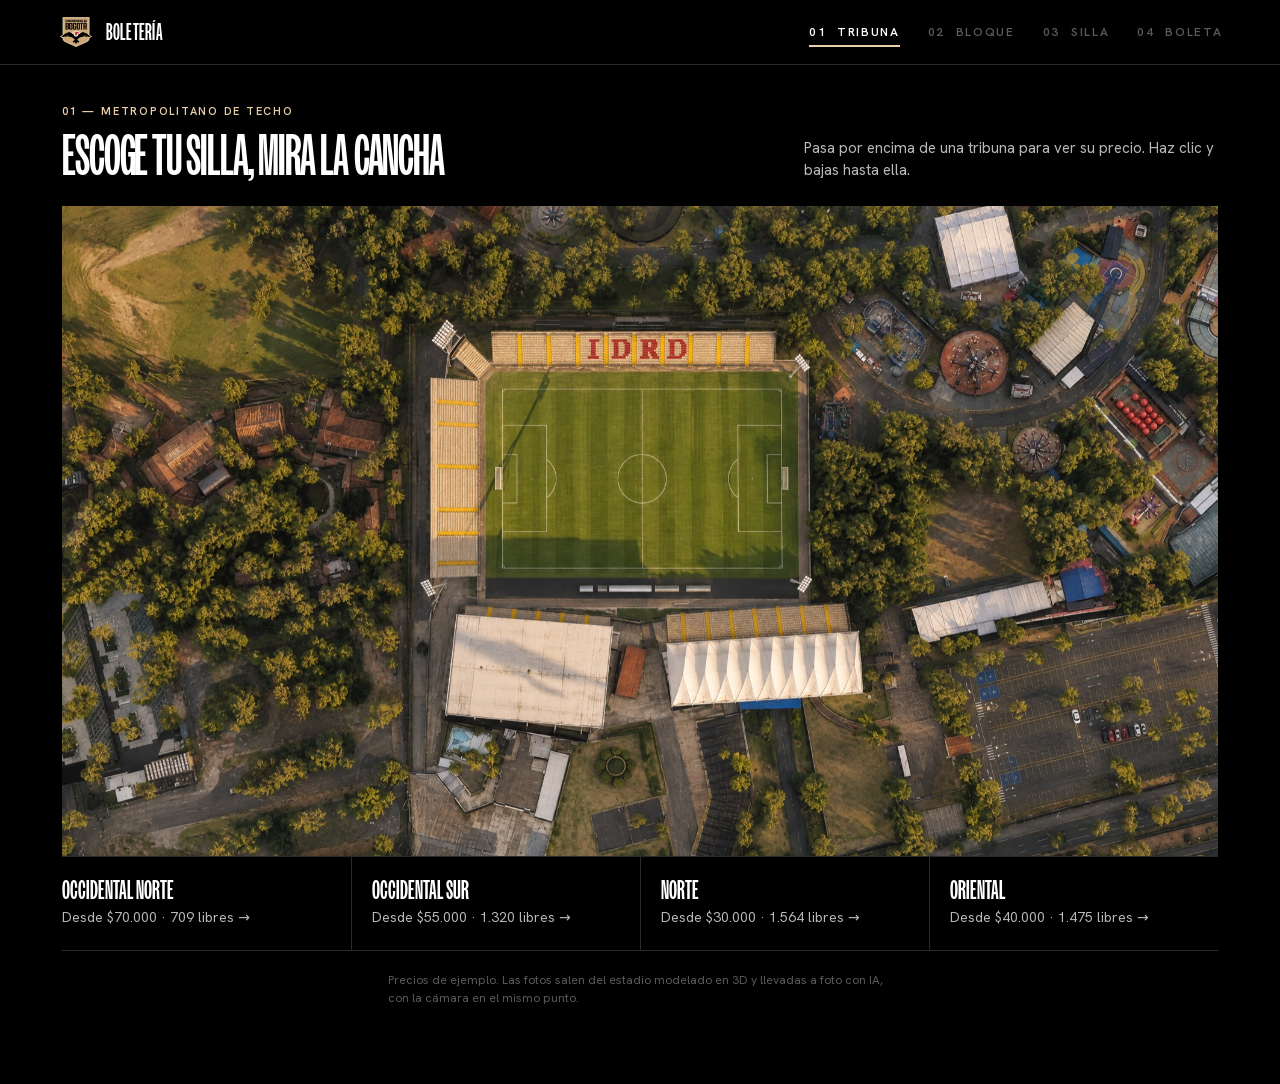
<file: boletas/index.html>
<!doctype html>
<html lang="es">
<head>
<meta charset="utf-8">
<meta name="viewport" content="width=device-width, initial-scale=1">
<title>Escoge tu silla · Metropolitano de Techo</title>
<meta name="description" content="Escoge tribuna, bloque y silla en el Estadio Metropolitano de Techo y mira la cancha desde tu puesto antes de comprar.">
<link rel="icon" href="media/escudo.png">
<link rel="preload" href="media/vista-general.jpg" as="image">
<link rel="stylesheet" href="boletas.css">
</head>
<body>
<header class="cabecera">
  <a class="marca" href="#" data-ir="general" aria-label="Volver a todas las tribunas">
    <img src="media/escudo.png" alt="" width="36" height="36">
    <span>Boletería</span>
  </a>
  <ol class="pasos" aria-label="Pasos">
    <li data-paso="1" aria-current="step"><b>01</b> Tribuna</li>
    <li data-paso="2"><b>02</b> Bloque</li>
    <li data-paso="3"><b>03</b> Silla</li>
    <li data-paso="4"><b>04</b> Boleta</li>
  </ol>
</header>

<main>
  <section class="intro">
    <p class="ante" data-ante>01 — Metropolitano de Techo</p>
    <h1 data-titulo>Escoge tu silla, mira la cancha</h1>
    <p class="bajada" data-bajada>Pasa por encima de una tribuna para ver su precio. Haz clic y bajas hasta ella.</p>
  </section>

  <div class="escenario" data-escenario>
    <img class="cuadro" data-cuadro src="media/vista-general.jpg" alt="El Metropolitano de Techo visto desde arriba: Oriental arriba, Norte a la izquierda, las dos occidentales techadas abajo." width="1920" height="1080">
    <img class="cuadro cuadro-siguiente" data-siguiente alt="" hidden>
    <video class="cuadro" data-video muted playsinline preload="none" hidden></video>
    <canvas class="capa capa-agotado" data-agotado width="1344" height="756" aria-hidden="true"></canvas>
    <canvas class="capa capa-zona" data-zona width="1344" height="756" aria-hidden="true"></canvas>
    <button class="volver" data-volver hidden>← Todas las tribunas</button>
    <div class="etiqueta" data-etiqueta hidden>
      <p class="micro" data-e-ante></p>
      <p class="etiqueta-nombre" data-e-nombre></p>
      <p class="etiqueta-dato"><span data-e-precio></span><span data-e-libres></span></p>
    </div>

    <aside class="sillas" data-panel hidden aria-labelledby="titulo-bloque">
      <div class="sillas-cabeza">
        <div>
          <p class="micro" data-p-ante></p>
          <h2 id="titulo-bloque" data-p-titulo></h2>
        </div>
        <button class="cerrar" data-cerrar-panel aria-label="Cerrar bloque">✕</button>
      </div>
      <p class="sillas-estado" data-p-estado aria-live="polite">Escoge una silla libre.</p>
      <div class="rejilla" data-rejilla role="group" aria-label="Sillas del bloque"></div>
      <p class="cancha-rotulo">Cancha</p>
      <ul class="leyenda">
        <li><i class="libre"></i>Libre</li><li><i class="vendida"></i>Vendida</li><li><i class="tuya"></i>Tu silla</li>
      </ul>
    </aside>
  </div>

  <nav class="lista" aria-label="Tribunas" data-lista></nav>
  <p class="nota">Precios de ejemplo. Las fotos salen del estadio modelado en 3D y llevadas a foto con IA, con la cámara en el mismo punto.</p>
</main>

<div class="velo" data-velo hidden></div>
<section class="boleta" data-boleta hidden role="dialog" aria-modal="true" aria-labelledby="boleta-titulo">
  <figure class="boleta-vista">
    <img data-b-foto alt="">
    <figcaption class="chip"><i></i><span data-b-chip>Tu vista</span></figcaption>
  </figure>
  <div class="boleta-datos">
    <p class="micro" data-b-ante></p>
    <h2 id="boleta-titulo" data-b-titulo></h2>
    <dl class="boleta-campos" data-b-campos></dl>
    <div class="boleta-acciones" data-b-acciones></div>
  </div>
  <div class="boleta-talon">
    <p class="micro">COP</p>
    <div class="barras" aria-hidden="true"></div>
    <p class="boleta-precio" data-b-precio></p>
  </div>
  <button class="cerrar boleta-cerrar" data-cerrar-boleta aria-label="Cerrar boleta">✕</button>
</section>

<noscript><p class="sin-js">Para escoger silla necesitas JavaScript. También puedes comprar en boletas.interbogota.com.</p></noscript>
<script type="module" src="boletas.js"></script>
</body>
</html>
</file>
<file: boletas/boletas.css>
/* Boletería del Metropolitano de Techo — sistema de las páginas del Inter:
   negro, blanco y dorado; radio 0; sin sombras ni degradados; solo se anima transform, opacity y clip-path.
   Excepción anotada: el resaltado de zona usa un dorado saturado (#D9A441) con mix-blend-mode: color
   para teñir las sillas sin perder la luz de la foto; el dorado de marca (#E9CEA9) queda muy pálido. */
@font-face { font-family: "Owners"; src: url(fuentes/OwnersXXNarrow-Bold.woff2) format("woff2"); font-weight: 700; font-display: swap; }
@font-face { font-family: "Owners"; src: url(fuentes/OwnersXXNarrow-Medium.woff2) format("woff2"); font-weight: 500; font-display: swap; }
@font-face { font-family: "Hanken Grotesk"; src: url(fuentes/HankenGrotesk-latin.woff2) format("woff2"); font-weight: 100 900; font-display: swap; unicode-range: U+0000-00FF, U+0131, U+0152-0153, U+02BB-02BC, U+02C6, U+02DA, U+02DC, U+2000-206F, U+2074, U+20AC, U+2122, U+2191, U+2193, U+2212, U+2215, U+FEFF, U+FFFD; }
@font-face { font-family: "Hanken Grotesk"; src: url(fuentes/HankenGrotesk-latin-ext.woff2) format("woff2"); font-weight: 100 900; font-display: swap; unicode-range: U+0100-024F, U+0259, U+1E00-1EFF, U+2020, U+20A0-20AB, U+20AD-20CF, U+2113, U+2C60-2C7F, U+A720-A7FF; }

:root {
  --negro: #000; --blanco: #fff; --dorado: #e9cea9; --dorado-texto: #806128; --resalte: #d9a441;
  --tinta: #151515; --meta: #8a8a8a; --meta-claro: #5a5a5a; --linea: #2a2a2a; --linea-clara: #e0e0e0; --humo: #f4f4f4;
  --out: cubic-bezier(0, 0, .2, 1); --io: cubic-bezier(.4, 0, .2, 1); --enfasis: cubic-bezier(.2, 0, 0, 1);
  --t-hover: 120ms; --t-estado: 200ms; --t-panel: 320ms; --t-entrada: 560ms;
  --display: "Owners", "Arial Narrow", sans-serif; --texto: "Hanken Grotesk", system-ui, sans-serif;
  --margen: clamp(16px, 4.5vw, 96px);
}
* { box-sizing: border-box; margin: 0; padding: 0; }
html { background: var(--negro); }
body { background: var(--negro); color: var(--blanco); font: 400 1rem/1.5 var(--texto); -webkit-font-smoothing: antialiased; min-height: 100vh; }
button { font: inherit; color: inherit; background: none; border: 0; cursor: pointer; }
:focus-visible { outline: 3px solid var(--dorado); outline-offset: 2px; }
[hidden] { display: none !important; }

.micro { font-size: .6875rem; letter-spacing: .16em; text-transform: uppercase; font-weight: 600; color: var(--meta); }
.ante { font-size: .6875rem; letter-spacing: .16em; text-transform: uppercase; font-weight: 600; color: var(--dorado); }

/* cabecera */
.cabecera { position: sticky; top: 0; z-index: 20; display: flex; align-items: center; justify-content: space-between; gap: 24px; padding: 14px var(--margen); background: var(--negro); border-bottom: 1px solid var(--linea); }
.marca { display: flex; align-items: center; gap: 12px; color: var(--blanco); text-decoration: none; font: 700 1.5rem/1 var(--display); text-transform: uppercase; letter-spacing: .01em; }
.pasos { display: flex; list-style: none; gap: 28px; font-size: .75rem; letter-spacing: .14em; text-transform: uppercase; color: var(--meta-claro); font-weight: 600; }
.pasos b { font-weight: 600; margin-right: 6px; }
.pasos li { position: relative; padding: 6px 0; transition: color var(--t-estado) var(--out); }
.pasos li::after { content: ""; position: absolute; left: 0; right: 0; bottom: 0; height: 2px; background: var(--dorado); transform: scaleX(0); transform-origin: left; transition: transform var(--t-entrada) var(--enfasis); }
.pasos li[aria-current="step"] { color: var(--blanco); }
.pasos li[aria-current="step"]::after { transform: scaleX(1); }
.pasos li.hecho { color: var(--meta); }

/* intro */
main { padding: 0 var(--margen) clamp(48px, 6vw, 96px); --ancho: min(100%, max(640px, calc((100svh - 250px) * 16 / 9))); }
main > * { width: var(--ancho); margin-inline: auto; }
.intro { padding: clamp(22px, 3vw, 40px) 0 clamp(16px, 2vw, 24px); display: grid; grid-template-columns: 1fr minmax(0, 46ch); grid-template-areas: "ante ante" "titulo bajada"; column-gap: 40px; row-gap: 10px; align-items: end; }
.intro .ante { grid-area: ante; }
.intro h1 { grid-area: titulo; font: 700 clamp(2.25rem, 4.6vw, 4.5rem)/.88 var(--display); text-transform: uppercase; letter-spacing: -.02em; }
.bajada { grid-area: bajada; color: #b9b9b9; font-size: .9375rem; }
@media (max-width: 900px) { .intro { grid-template-columns: 1fr; grid-template-areas: "ante" "titulo" "bajada"; } main { --ancho: 100%; } }
.intro > * { transition: opacity var(--t-estado) var(--out), transform var(--t-estado) var(--out); }
.intro.cambiando > * { opacity: 0; transform: translateY(8px); }

/* escenario: 16:9 fijo para que la máscara calce con la foto */
.escenario { position: relative; z-index: 2; aspect-ratio: 16 / 9; overflow: hidden; background: #0b0b0b; isolation: isolate; touch-action: manipulation; }
.cuadro { position: absolute; inset: 0; width: 100%; height: 100%; object-fit: fill; display: block; transform-origin: var(--ox, 50%) var(--oy, 50%); }
.cuadro-siguiente { opacity: 0; }
.capa { position: absolute; inset: 0; width: 100%; height: 100%; pointer-events: none; }
.capa-zona { mix-blend-mode: color; opacity: 0; transition: opacity var(--t-hover) var(--out); filter: blur(.6px); }
.capa-zona.activa { opacity: 1; }
.capa-agotado { mix-blend-mode: saturation; opacity: .92; filter: blur(.6px); }
.escenario.encima { cursor: pointer; }
.escenario.ocupado .capa { opacity: 0 !important; transition: none; }

.volver { position: absolute; top: 16px; left: 16px; z-index: 3; background: var(--negro); color: var(--blanco); padding: 12px 16px; font-size: .75rem; letter-spacing: .14em; text-transform: uppercase; font-weight: 600; }
@media (hover: hover) { .volver:hover { color: var(--dorado); } }

/* etiqueta que sigue al mouse */
.etiqueta { position: absolute; top: 0; left: 0; z-index: 4; pointer-events: none; background: var(--blanco); color: var(--tinta); padding: 12px 16px 13px; min-width: 190px; transform: translate3d(var(--ex, 0), var(--ey, 0), 0); }
.etiqueta .micro { color: var(--dorado-texto); }
.etiqueta-nombre { font: 700 1.75rem/.95 var(--display); text-transform: uppercase; margin: 4px 0 6px; }
.etiqueta-dato { display: flex; gap: 12px; justify-content: space-between; font-size: .875rem; font-variant-numeric: tabular-nums; }
.etiqueta-dato span:first-child { font-weight: 700; }
.etiqueta-dato span:last-child { color: var(--meta-claro); }
.etiqueta.agotada .etiqueta-dato span:first-child { color: var(--meta-claro); text-decoration: line-through; }

/* lista de tribunas (alternativa sin mouse y en celular) */
.lista { display: grid; grid-template-columns: repeat(4, 1fr); border-top: 1px solid var(--linea); margin-top: 0; }
.lista button { text-align: left; padding: 20px 20px 22px 0; border-bottom: 1px solid var(--linea); display: grid; gap: 4px; position: relative; }
.lista button:not(:nth-child(4n+1)) { padding-left: 20px; border-left: 1px solid var(--linea); }
.lista button:disabled { cursor: default; } .lista button:disabled .nombre { color: var(--meta-claro); text-decoration: line-through; } .lista button:disabled .flecha { display: none; }
.lista .nombre { font: 700 1.75rem/.95 var(--display); text-transform: uppercase; }
.lista .dato { font-size: .875rem; color: #b9b9b9; font-variant-numeric: tabular-nums; }
.lista .flecha { display: inline-block; transition: transform var(--t-hover) var(--out); }
@media (hover: hover) { .lista button:hover .flecha { transform: translateX(8px); } .lista button:hover .nombre { color: var(--dorado); } }
.lista button[aria-pressed="true"] .nombre { color: var(--dorado); }
.nota { margin-top: 20px; font-size: .75rem; color: var(--meta-claro); max-width: 72ch; }

/* panel de sillas */
.sillas { position: absolute; top: 0; right: 0; bottom: 0; z-index: 5; width: min(440px, 46%); background: var(--blanco); color: var(--tinta); display: flex; flex-direction: column; padding: 20px 22px; transform: translate3d(100%, 0, 0); transition: transform var(--t-panel) var(--enfasis); }
.sillas.abierto { transform: none; }
.sillas-cabeza { display: flex; justify-content: space-between; align-items: start; gap: 12px; }
.sillas-cabeza .micro { color: var(--dorado-texto); }
.sillas h2:focus { outline: none; }
.sillas h2 { font: 700 2.25rem/.9 var(--display); text-transform: uppercase; margin-top: 4px; }
.cerrar { width: 36px; height: 36px; display: grid; place-items: center; border: 1px solid currentColor; font-size: .875rem; flex: none; }
.sillas-estado { font-size: .875rem; margin: 12px 0 10px; min-height: 1.5em; font-variant-numeric: tabular-nums; }
.rejilla { flex: 1; min-height: 0; overflow: auto; display: flex; flex-direction: column; gap: 3px; justify-content: center; padding: 4px 0; }
.fila { display: flex; align-items: center; gap: 3px; width: max-content; margin-inline: auto; }
.fila-n { width: 22px; font-size: .625rem; color: var(--meta-claro); text-align: right; margin-right: 4px; font-variant-numeric: tabular-nums; flex: none; }
.silla { width: var(--s, 12px); height: var(--s, 12px); border: 1.5px solid var(--tinta); background: var(--blanco); flex: none; transition: transform var(--t-hover) var(--out), background-color var(--t-hover) var(--out); }
.silla:disabled { background: #cfcfcf; border-color: #cfcfcf; cursor: not-allowed; }
@media (hover: hover) { .silla:not(:disabled):hover { background: var(--resalte); border-color: var(--resalte); transform: scale(1.35); } }
.silla[aria-pressed="true"] { background: var(--tinta); border-color: var(--tinta); }
.silla:focus-visible { outline-offset: 1px; }
.cancha-rotulo { margin-top: 10px; text-align: center; font-size: .625rem; letter-spacing: .3em; text-transform: uppercase; color: var(--meta-claro); border-top: 2px solid var(--tinta); padding-top: 6px; }
.leyenda { display: flex; gap: 16px; list-style: none; font-size: .75rem; color: var(--meta-claro); margin-top: 12px; }
.leyenda i { display: inline-block; width: 10px; height: 10px; margin-right: 6px; vertical-align: -1px; border: 1.5px solid var(--tinta); }
.leyenda .vendida { background: #cfcfcf; border-color: #cfcfcf; }
.leyenda .tuya { background: var(--tinta); }

/* boleta */
.velo { position: fixed; inset: 0; z-index: 30; background: rgba(0, 0, 0, .78); opacity: 0; transition: opacity var(--t-panel) var(--out); }
.velo.visible { opacity: 1; }
.boleta { position: fixed; z-index: 31; left: 50%; top: 50%; width: min(1040px, calc(100vw - 32px)); display: grid; grid-template-columns: 1.15fr 1fr 150px; background: var(--blanco); color: var(--tinta); transform: translate3d(-50%, -46%, 0); opacity: 0; transition: transform var(--t-entrada) var(--enfasis), opacity var(--t-panel) var(--out); }
.boleta.visible { transform: translate3d(-50%, -50%, 0); opacity: 1; }
.boleta-vista { position: relative; overflow: hidden; min-height: 300px; background: #111; }
.boleta-vista img { position: absolute; inset: 0; width: 100%; height: 100%; object-fit: cover; clip-path: inset(0 100% 0 0); transform: scale(1.06); transition: clip-path var(--t-entrada) var(--enfasis), transform var(--t-entrada) var(--enfasis); }
.boleta.visible .boleta-vista img.lista-img { clip-path: inset(0); transform: none; }
.chip { position: absolute; top: 14px; left: 14px; background: rgba(0, 0, 0, .78); color: var(--blanco); padding: 7px 12px; font-size: .75rem; font-weight: 600; display: flex; align-items: center; gap: 8px; }
.chip i { width: 8px; height: 8px; background: var(--resalte); }
.boleta-datos { padding: 26px 28px 24px; display: flex; flex-direction: column; gap: 10px; }
.boleta-datos .micro { color: var(--dorado-texto); }
.boleta-datos h2 { font: 700 clamp(2.25rem, 4vw, 3.25rem)/.88 var(--display); text-transform: uppercase; }
.boleta-campos { display: flex; gap: 26px; margin: 8px 0 6px; }
.boleta-campos dt { font-size: .625rem; letter-spacing: .16em; text-transform: uppercase; color: var(--meta-claro); font-weight: 600; }
.boleta-campos dd { font: 700 2.5rem/1 var(--display); font-variant-numeric: tabular-nums; }
.boleta-acciones { margin-top: auto; display: grid; gap: 10px; justify-items: start; }
.boton { display: inline-flex; align-items: center; gap: 10px; padding: 14px 18px; font-size: .8125rem; font-weight: 700; letter-spacing: .1em; text-transform: uppercase; text-decoration: none; }
.boton-dorado { background: var(--tinta); color: var(--blanco); border: 2px solid var(--dorado); }
.boton-claro { padding: 6px 0; font-size: .8125rem; font-weight: 600; color: var(--tinta); letter-spacing: 0; text-transform: none; text-decoration: underline; text-underline-offset: 3px; }
.boton .flecha { transition: transform var(--t-hover) var(--out); }
@media (hover: hover) { .boton:hover .flecha { transform: translateX(6px); } }
.boleta-talon { border-left: 2px dashed var(--linea-clara); padding: 26px 18px 24px; display: flex; flex-direction: column; align-items: center; gap: 16px; }
.barras { width: 64px; flex: 1; min-height: 110px; max-height: 150px; background: repeating-linear-gradient(90deg, var(--tinta) 0 2px, transparent 2px 4px, var(--tinta) 4px 5px, transparent 5px 8px, var(--tinta) 8px 11px, transparent 11px 12px); }
.boleta-precio { font: 700 2rem/1 var(--display); font-variant-numeric: tabular-nums; }
.boleta-cerrar { position: absolute; top: 12px; right: 12px; background: var(--blanco); }

/* versión VIP: boleta negra */
.boleta.vip { background: var(--tinta); color: var(--blanco); }
.boleta.vip .boleta-campos dt { color: var(--meta); }
.boleta.vip .boleta-talon { border-left-color: var(--linea); }
.boleta.vip .barras { background: repeating-linear-gradient(90deg, var(--blanco) 0 2px, transparent 2px 4px, var(--blanco) 4px 5px, transparent 5px 8px, var(--blanco) 8px 11px, transparent 11px 12px); }
.boleta.vip .boleta-precio { color: var(--dorado); }
.boleta.vip .boleta-datos .micro { color: var(--dorado); }
.boleta.vip .boton-dorado { background: var(--blanco); color: var(--tinta); }
.boleta.vip .boton-claro { color: var(--blanco); }
.boleta.vip .boleta-cerrar { background: var(--tinta); }

.sin-js { padding: 24px var(--margen); }

@media (max-width: 900px) {
  .pasos { display: none; }
  .lista { grid-template-columns: 1fr 1fr; }
  .lista button:not(:nth-child(4n+1)) { padding-left: 0; border-left: 0; }
  .lista button:nth-child(even) { padding-left: 16px; border-left: 1px solid var(--linea); }
  .lista .nombre { font-size: 1.5rem; }
  .volver { top: 10px; left: 10px; padding: 8px 10px; font-size: .625rem; }
  .sillas { position: fixed; top: auto; left: 0; width: 100%; height: min(78vh, 640px); z-index: 25; transform: translate3d(0, 100%, 0); }
  .boleta { grid-template-columns: 1fr; top: auto; bottom: 0; max-height: 92vh; overflow: auto; transform: translate3d(-50%, 8%, 0); }
  .boleta.visible { transform: translate3d(-50%, 0, 0); }
  .boleta-vista { min-height: 0; aspect-ratio: 16 / 9; }
  .boleta-talon { border-left: 0; border-top: 2px dashed var(--linea-clara); flex-direction: row; justify-content: space-between; padding: 16px 28px 20px; }
  .barras { flex: none; height: 44px; min-height: 0; width: 120px; }
}
@media (prefers-reduced-motion: reduce) {
  *, *::before, *::after { transition-duration: 1ms !important; animation-duration: 1ms !important; }
}
</file>
